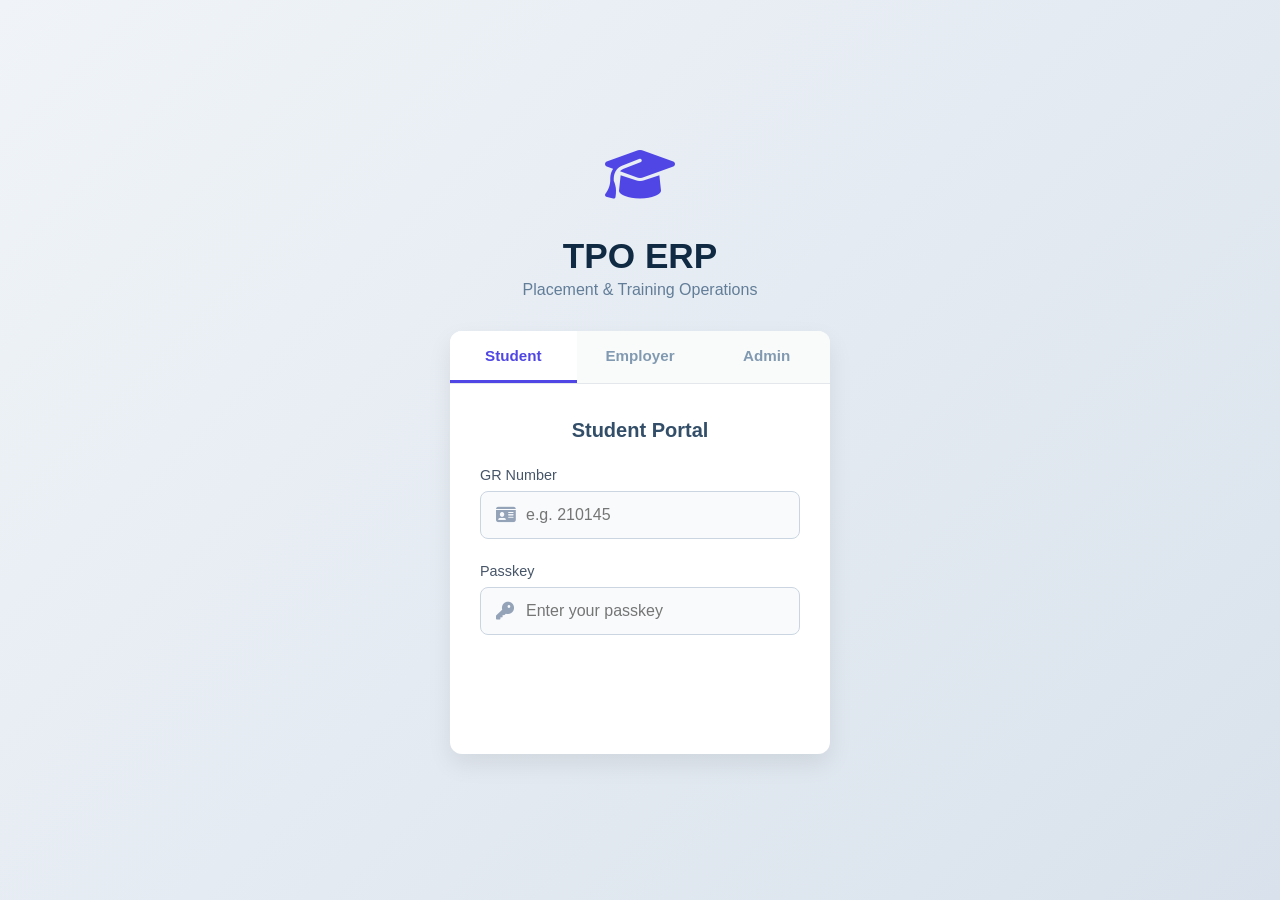
<file: index.html>
<!DOCTYPE html>
<html lang="en">
<head>
    <meta charset="UTF-8">
    <meta name="viewport" content="width=device-width, initial-scale=1.0">
    <title>TPO ERP - Secure Login</title>
    <link rel="stylesheet" href="shared/css/components.css">
    <link rel="stylesheet" href="shared/css/login.css">
    <link rel="stylesheet" href="https://cdnjs.cloudflare.com/ajax/libs/font-awesome/6.4.0/css/all.min.css">
</head>
<body class="login-bg">
    <div class="login-wrapper">
        <div class="login-brand">
            <i class="fas fa-graduation-cap"></i>
            <h1>TPO ERP</h1>
            <p>Placement & Training Operations</p>
        </div>

        <div class="login-card">
            <div class="login-tabs">
                <button class="tab-btn active" data-target="studentForm">Student</button>
                <button class="tab-btn" data-target="employerForm">Employer</button>
                <button class="tab-btn" data-target="adminForm">Admin</button>
            </div>

            <div class="form-container">
                <!-- Student Form -->
                <form id="studentForm" class="auth-form active">
                    <h3>Student Portal</h3>
                    <div class="form-group mb-3">
                        <label>GR Number</label>
                        <div class="input-icon">
                            <i class="fas fa-id-card"></i>
                            <input type="text" id="stuGr" class="form-control" placeholder="e.g. 210145" required>
                        </div>
                    </div>
                    <div class="form-group mb-3">
                        <label>Passkey</label>
                        <div class="input-icon">
                            <i class="fas fa-key"></i>
                            <input type="password" id="stuPass" class="form-control" placeholder="Enter your passkey" required>
                        </div>
                    </div>
                    <button type="submit" class="btn btn-primary w-100">Access Dashboard</button>
                </form>

                <!-- Employer Form -->
                <form id="employerForm" class="auth-form">
                    <h3>Applicant Tracking System</h3>
                    <div class="form-group mb-3">
                        <label>Drive ID</label>
                        <div class="input-icon">
                            <i class="fas fa-building"></i>
                            <input type="text" id="empDrive" class="form-control" placeholder="e.g. DRV123456" required>
                        </div>
                    </div>
                    <div class="form-group mb-3">
                        <label>Company Secret</label>
                        <div class="input-icon">
                            <i class="fas fa-lock"></i>
                            <input type="password" id="empSecret" class="form-control" placeholder="Provided by TPO" required>
                        </div>
                    </div>
                    <button type="submit" class="btn btn-primary w-100">Access ATS</button>
                </form>

                <!-- Admin Form -->
                <form id="adminForm" class="auth-form">
                    <h3>TPO Staff Portal</h3>
                    <div class="form-group mb-3">
                        <label>Staff ID</label>
                        <div class="input-icon">
                            <i class="fas fa-user-tie"></i>
                            <input type="text" id="adminId" class="form-control" placeholder="e.g. TPO_01" required>
                        </div>
                    </div>
                    <div class="form-group mb-3">
                        <label>Admin Password</label>
                        <div class="input-icon">
                            <i class="fas fa-shield-alt"></i>
                            <input type="password" id="adminPass" class="form-control" required>
                        </div>
                    </div>
                    <button type="submit" class="btn btn-primary w-100">Enter System</button>
                </form>
            </div>
        </div>
    </div>
    
    <script src="shared/js/api.js"></script>
    <script src="shared/js/auth.js"></script>
</body>
</html>
</file>
<file: shared/css/components.css>
.form-card, .kpi-card, .chart-card { background: var(--surface-white); padding: 1.5rem; border-radius: 12px; border: 1px solid #e5e7eb; box-shadow: 0 4px 6px -1px rgba(0,0,0,0.05); }
.btn { padding: 0.5rem 1rem; border-radius: 6px; font-weight: 500; font-size: 0.875rem; cursor: pointer; border: none; display: inline-flex; align-items: center; gap: 0.5rem; }
.btn-primary { background: var(--primary-blue); color: white; }
.btn-outline { background: transparent; border: 1px solid #d1d5db; color: var(--text-main); }
.form-control { width: 100%; padding: 0.6rem 1rem; border: 1px solid #d1d5db; border-radius: 6px; font-size: 0.9rem; background: #f9fafb; }
.table-responsive { width: 100%; overflow-x: auto; background: #fff; border-radius: 8px; }
.tpo-table { width: 100%; border-collapse: collapse; min-width: 800px; }
.tpo-table th { background-color: #f8fafc; color: #475569; padding: 1rem; text-align: left; border-bottom: 2px solid #e2e8f0; }
.tpo-table td { padding: 1rem; border-bottom: 1px solid #f1f5f9; }
.badge { padding: 4px 10px; border-radius: 9999px; font-size: 0.75rem; font-weight: 600; display: inline-block; }
.badge-placed { background: #d1fae5; color: #065f46; }
.badge-eligible { background: #dbeafe; color: #1e40af; }
.text-center { text-align: center; }
.mb-3 { margin-bottom: 1rem; }
.mb-4 { margin-bottom: 1.5rem; }
.mt-3 { margin-top: 1rem; }
.mt-4 { margin-top: 1.5rem; }
</file>
<file: shared/css/login.css>
/* shared/css/login.css */

.login-bg {
    background: linear-gradient(135deg, #f0f4f8 0%, #d9e2ec 100%);
    display: flex;
    justify-content: center;
    align-items: center;
    min-height: 100vh;
    font-family: 'Inter', sans-serif;
    margin: 0;
}

.login-wrapper {
    width: 100%;
    max-width: 420px; /* Slightly wider */
    padding: 20px;
    box-sizing: border-box; /* CRITICAL FIX */
}

.login-brand { text-align: center; margin-bottom: 2rem; color: #4f46e5; }
.login-brand i { font-size: 3.5rem; margin-bottom: 10px; }
.login-brand h1 { font-size: 2.2rem; font-weight: 800; color: #102a43; margin-bottom: 5px; }
.login-brand p { color: #627d98; font-size: 1rem; font-weight: 500; margin: 0; }

.login-card {
    background: #ffffff;
    border-radius: 12px;
    box-shadow: 0 10px 25px rgba(0, 0, 0, 0.08);
    overflow: hidden;
}

.login-tabs { display: flex; background: #f8fbfa; border-bottom: 1px solid #e4e7eb; }
.tab-btn {
    flex: 1; padding: 16px 0; border: none; background: transparent;
    color: #829ab1; font-weight: 600; font-size: 0.95rem; cursor: pointer;
    transition: 0.2s ease; border-bottom: 3px solid transparent;
}
.tab-btn:hover { color: #4f46e5; background: #f0f4f8; }
.tab-btn.active { color: #4f46e5; border-bottom: 3px solid #4f46e5; background: #ffffff; }

.form-container { padding: 35px 30px; }
.auth-form { display: none; animation: fadeIn 0.3s ease; }
.auth-form.active { display: block; }
.auth-form h3 { margin: 0 0 25px 0; color: #334e68; font-size: 1.25rem; text-align: center; }

/* Fixed Input & Icon Alignment */
.form-group { margin-bottom: 1.5rem; }
.form-group label { display: block; margin-bottom: 8px; font-weight: 500; color: #475569; font-size: 0.9rem; }

.input-icon { position: relative; width: 100%; }
.input-icon i {
    position: absolute; left: 16px; top: 50%; transform: translateY(-50%);
    color: #94a3b8; font-size: 1.1rem; pointer-events: none;
}
.input-icon .form-control {
    width: 100%;
    padding: 12px 12px 12px 45px !important; /* CRITICAL: Force padding for icon */
    height: 48px;
    box-sizing: border-box; /* Prevents overflow */
    border: 1px solid #cbd5e1;
    border-radius: 8px;
    font-size: 1rem;
    background: #f8fafc;
    transition: all 0.2s;
}
.input-icon .form-control:focus { outline: none; border-color: #4f46e5; background: #fff; box-shadow: 0 0 0 3px rgba(79, 70, 229, 0.15); }

/* Standardize Buttons */
.w-100 { width: 100%; height: 50px; font-size: 1rem; font-weight: 600; border-radius: 8px; margin-top: 10px; }

@keyframes fadeIn { from { opacity: 0; transform: translateY(5px); } to { opacity: 1; transform: translateY(0); } }
</file>
<file: shared/css/layout.css>
@import url('https://fonts.googleapis.com/css2?family=Inter:wght@300;400;500;600;700&display=swap');

:root {
    --primary-blue: #4f46e5;
    --primary-hover: #4338ca;
    --bg-app: #f3f4f6;
    --surface-white: #ffffff;
    --sidebar-bg: #1e293b;
    --text-main: #111827;
    --text-muted: #6b7280;
    --header-height: 64px;
    --sidebar-width: 260px;
    --sidebar-collapsed: 72px;
}
* { margin: 0; padding: 0; box-sizing: border-box; font-family: 'Inter', sans-serif; }
body { height: 100vh; overflow: hidden; display: flex; flex-direction: column; background-color: var(--bg-app); color: var(--text-main); }
.top-nav { height: var(--header-height); background-color: var(--surface-white); border-bottom: 1px solid #e5e7eb; display: flex; align-items: center; justify-content: space-between; padding: 0 1.5rem; z-index: 20; box-shadow: 0 1px 2px rgba(0,0,0,0.05); }
.logo-area { display: flex; align-items: center; gap: 1rem; color: var(--primary-blue); width: 220px; }
.logo-text { font-size: 1.25rem; font-weight: 700; letter-spacing: -0.5px; }
.icon-btn { background: none; border: none; color: var(--text-muted); font-size: 1.25rem; cursor: pointer; transition: 0.2s; }
.main-modules { display: flex; gap: 0.25rem; background: #f1f5f9; padding: 4px; border-radius: 8px; }
.module-btn { background: transparent; border: none; color: var(--text-muted); padding: 0.5rem 1.25rem; font-weight: 500; font-size: 0.9rem; border-radius: 6px; cursor: pointer; transition: 0.2s; }
.module-btn.active { background: var(--surface-white); color: var(--primary-blue); box-shadow: 0 1px 3px rgba(0,0,0,0.1); }
.app-container { display: flex; height: calc(100vh - var(--header-height)); overflow: hidden; }
.sidebar { width: var(--sidebar-width); background-color: var(--sidebar-bg); transition: width 0.3s; display: flex; flex-direction: column; }
.sidebar.collapsed { width: var(--sidebar-collapsed); }
.sidebar.collapsed .menu-text { display: none; }
.sidebar-menu { list-style: none; padding: 1.5rem 0.75rem; display: flex; flex-direction: column; gap: 0.25rem; }
.sidebar-menu li { padding: 0.75rem 1rem; display: flex; align-items: center; color: #94a3b8; border-radius: 8px; cursor: pointer; font-weight: 500; }
.sidebar-menu li i { width: 32px; font-size: 1.1rem; }
.sidebar-menu li.active { background-color: rgba(255,255,255,0.1); color: #ffffff; }
.main-content { flex-grow: 1; padding: 2rem; overflow-y: auto; width: calc(100% - var(--sidebar-width)); }
</file>
<file: student/css/dashboard.css>
/* student/css/dashboard.css */

.kpi-grid { display: flex; gap: 2rem; margin-bottom: 2rem; }

.form-card {
    background: #ffffff;
    border-radius: 12px;
    padding: 1.5rem;
    border: 1px solid #e5e7eb;
    box-shadow: 0 4px 6px -1px rgba(0, 0, 0, 0.05);
    width: 100%;
    max-width: 400px;
}

.drives-grid {
    display: grid;
    grid-template-columns: repeat(auto-fill, minmax(300px, 1fr));
    gap: 1.5rem;
    margin-top: 1.5rem;
}

.drive-card {
    background: #ffffff;
    border-radius: 12px;
    padding: 1.5rem;
    border: 1px solid #e5e7eb;
    position: relative;
    overflow: hidden;
    transition: 0.3s ease;
    box-shadow: 0 4px 6px -1px rgba(0,0,0,0.02);
}

.drive-card:hover {
    transform: translateY(-4px);
    box-shadow: 0 10px 15px -3px rgba(0,0,0,0.08);
    border-color: var(--primary-blue, #4f46e5);
}

.drive-card::before {
    content: '';
    position: absolute;
    top: 0; left: 0;
    width: 100%; height: 4px;
    background: var(--primary-blue, #4f46e5);
}

.drive-card h3 {
    font-size: 1.25rem;
    font-weight: 700;
    color: #111827;
    margin-bottom: 1rem;
}

.drive-meta {
    display: flex;
    flex-direction: column;
    gap: 0.5rem;
    margin-bottom: 1.5rem;
}

.drive-meta span {
    font-size: 0.875rem;
    color: #4b5563;
    display: flex;
    align-items: center;
    gap: 0.5rem;
}

.drive-meta i {
    color: var(--primary-blue, #4f46e5);
    width: 16px;
    text-align: center;
}
</file>
